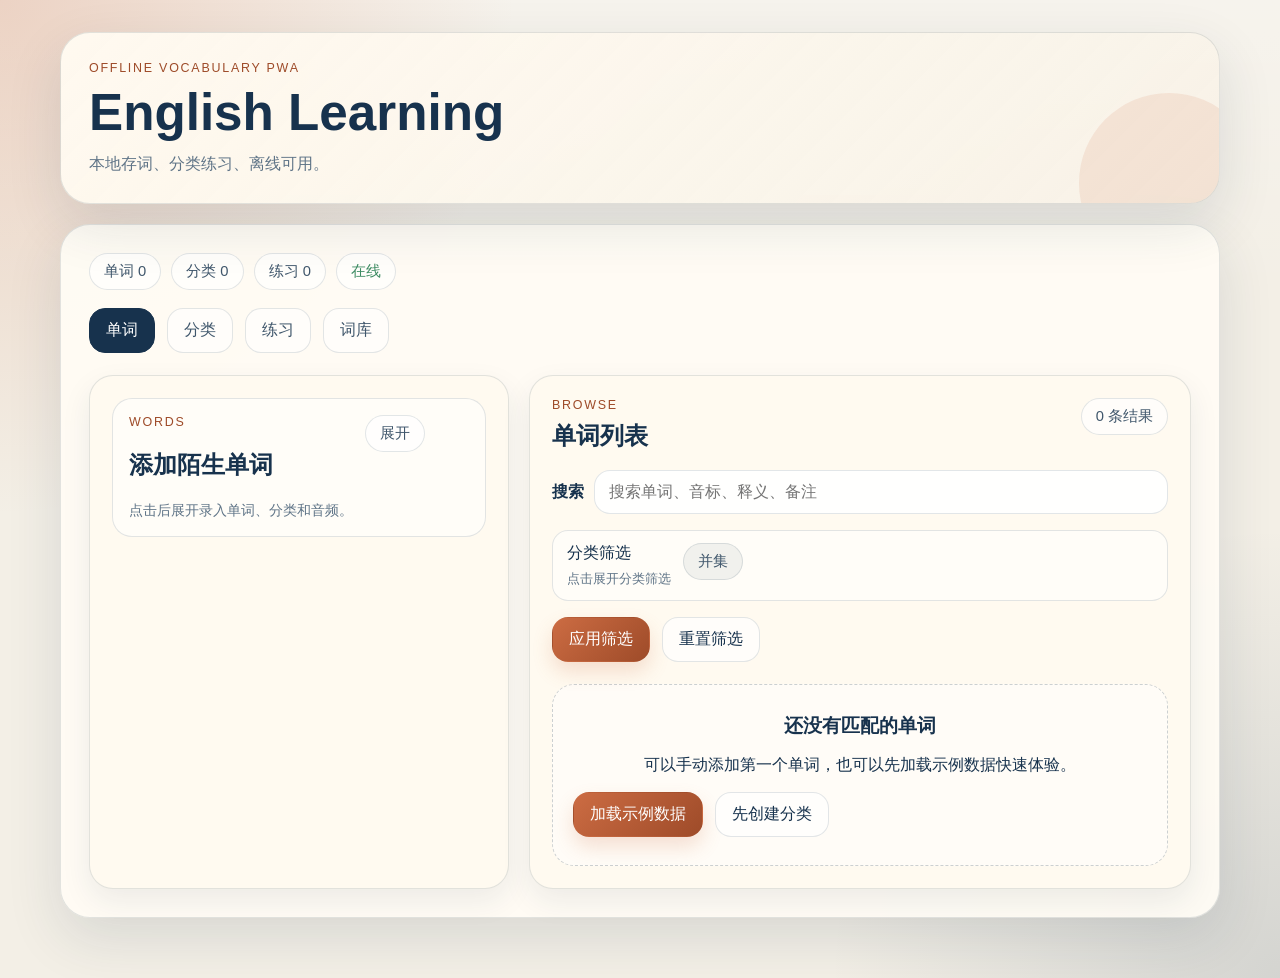
<file: index.html>
<!DOCTYPE html>
<html lang="zh-CN">
  <head>
    <meta charset="UTF-8" />
    <meta name="viewport" content="width=device-width, initial-scale=1.0, user-scalable=no" />
    <meta name="description" content="离线英文单词学习应用，支持多分类、拼写练习，以及 CSV + 音频 ZIP 词库导入导出。" />
    <meta name="application-name" content="English Learning Offline" />
    <meta name="mobile-web-app-capable" content="yes" />
    <meta name="apple-mobile-web-app-capable" content="yes" />
    <meta name="apple-mobile-web-app-title" content="EngWords" />
    <meta name="apple-mobile-web-app-status-bar-style" content="default" />
    <meta name="format-detection" content="telephone=no" />
    <meta name="theme-color" content="#17324d" />
    <title>English Learning Offline</title>
    <link rel="icon" href="assets/icons/icon.svg" type="image/svg+xml" />
    <link rel="icon" href="assets/icons/icon-192.png" type="image/png" sizes="192x192" />
    <link rel="icon" href="assets/icons/icon-512.png" type="image/png" sizes="512x512" />
    <link rel="apple-touch-icon" href="assets/icons/apple-touch-icon.png" sizes="180x180" />
    <link rel="manifest" href="manifest.webmanifest" />
    <link rel="stylesheet" href="styles/main.css" />
  </head>
  <body>
    <div class="app-shell">
      <header class="hero">
        <div>
          <p class="eyebrow">Offline Vocabulary PWA</p>
          <h1>English Learning</h1>
          <p class="subtitle">本地存词、分类练习、离线可用。</p>
        </div>
      </header>
      <main id="app" class="app-root" aria-live="polite"></main>
    </div>
    <script src="assets/vendor/jszip.min.js"></script>
    <script type="module" src="app.js"></script>
  </body>
  </html>
</file>
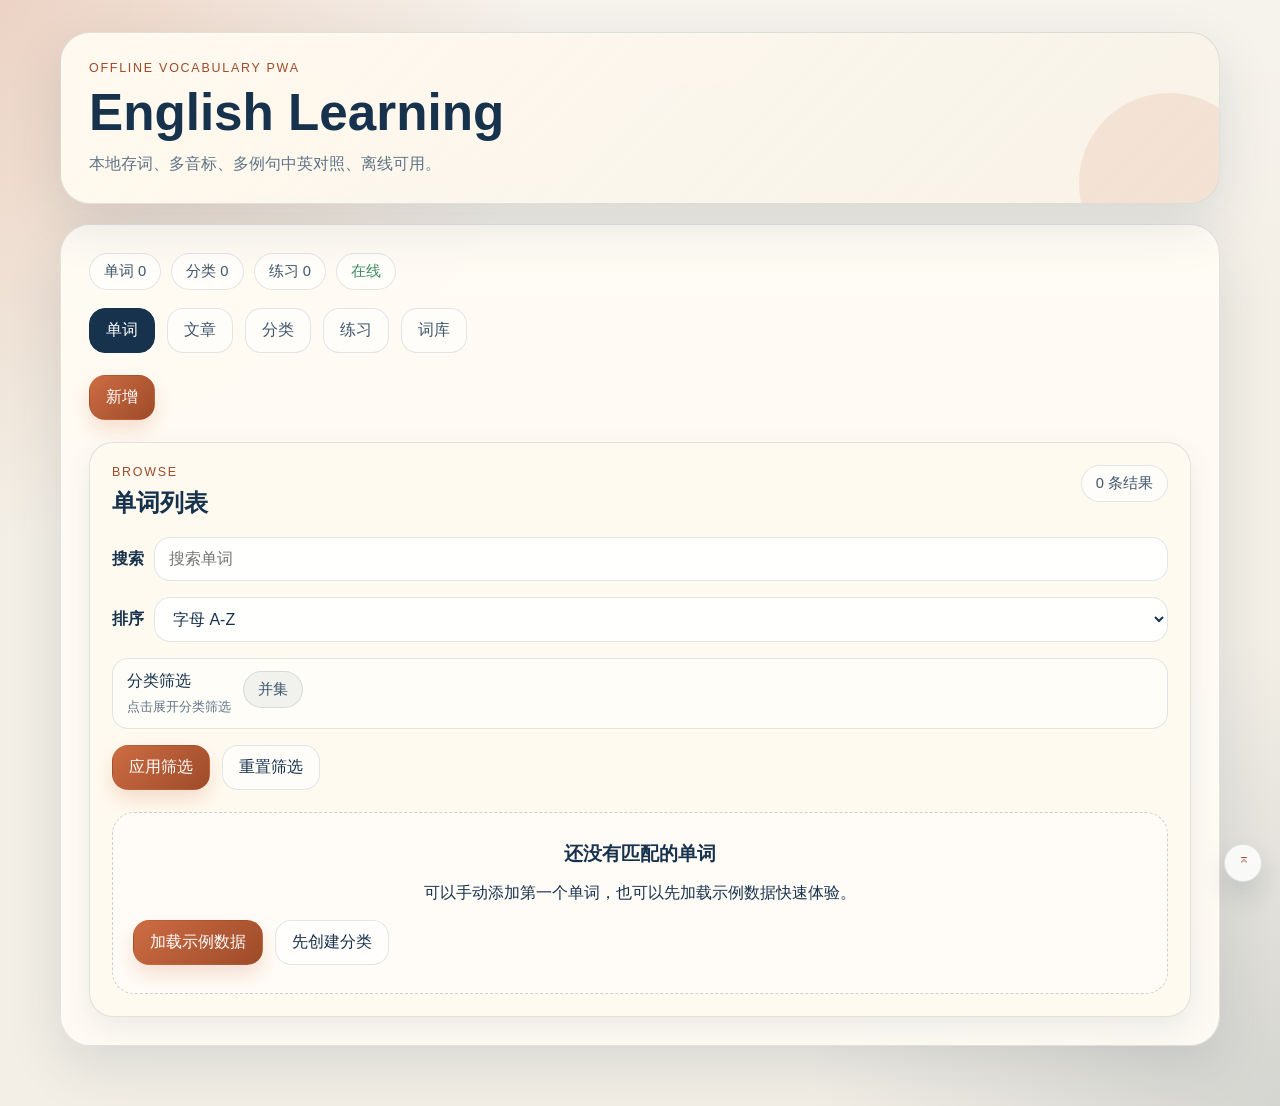
<file: docs/index.html>
<!DOCTYPE html>
<html lang="zh-CN">
  <head>
    <meta charset="UTF-8" />
    <meta name="viewport" content="width=device-width, initial-scale=1.0, user-scalable=no" />
    <meta name="description" content="离线英文单词学习应用，支持多音标、多例句中英对照、分类练习，以及 JSON + 音频 ZIP 词库导入导出。" />
    <meta name="application-name" content="English Learning Offline" />
    <meta name="mobile-web-app-capable" content="yes" />
    <meta name="apple-mobile-web-app-capable" content="yes" />
    <meta name="apple-mobile-web-app-title" content="EngWords" />
    <meta name="apple-mobile-web-app-status-bar-style" content="default" />
    <meta name="format-detection" content="telephone=no" />
    <meta name="theme-color" content="#17324d" />
    <title>English Learning Offline</title>
    <link rel="icon" href="assets/icons/icon.svg" type="image/svg+xml" />
    <link rel="icon" href="assets/icons/icon-192.png" type="image/png" sizes="192x192" />
    <link rel="icon" href="assets/icons/icon-512.png" type="image/png" sizes="512x512" />
    <link rel="apple-touch-icon" href="assets/icons/apple-touch-icon.png" sizes="180x180" />
    <link rel="manifest" href="manifest.webmanifest" />
    <link rel="stylesheet" href="styles/main.css" />
  </head>
  <body>
    <div class="app-shell">
      <header class="hero">
        <div>
          <p class="eyebrow">Offline Vocabulary PWA</p>
          <h1>English Learning</h1>
          <p class="subtitle">本地存词、多音标、多例句中英对照、离线可用。</p>
        </div>
      </header>
      <main id="app" class="app-root" aria-live="polite"></main>
    </div>
    <script src="assets/vendor/jszip.min.js"></script>
    <script type="module" src="app.js"></script>
  </body>
  </html>
</file>
<file: styles/main.css>
:root {
  color-scheme: light;
  --bg: #f3efe6;
  --surface: rgba(255, 252, 245, 0.94);
  --surface-strong: #fffaf0;
  --surface-soft: rgba(255, 255, 255, 0.65);
  --text: #17324d;
  --muted: #5f7487;
  --muted-strong: #3f566b;
  --accent: #cc6c43;
  --accent-strong: #9e4b29;
  --accent-soft: rgba(204, 108, 67, 0.12);
  --line: rgba(23, 50, 77, 0.12);
  --line-strong: rgba(23, 50, 77, 0.22);
  --success: #3e8c63;
  --warning: #a2632a;
  --error: #a73c41;
  --shadow: 0 20px 55px rgba(23, 50, 77, 0.12);
  --shadow-soft: 0 12px 30px rgba(23, 50, 77, 0.08);
  font-family: "Avenir Next", "PingFang SC", "Microsoft YaHei", sans-serif;
}

* {
  box-sizing: border-box;
}

html {
  scroll-behavior: smooth;
}

body {
  margin: 0;
  min-height: 100vh;
  background:
    radial-gradient(circle at top left, rgba(204, 108, 67, 0.24), transparent 32%),
    radial-gradient(circle at bottom right, rgba(23, 50, 77, 0.14), transparent 28%),
    linear-gradient(180deg, rgba(255, 255, 255, 0.28), transparent 30%),
    var(--bg);
  color: var(--text);
}

button,
input,
select,
textarea {
  font: inherit;
}

button {
  cursor: pointer;
}

button:disabled,
input:disabled,
textarea:disabled {
  cursor: not-allowed;
  opacity: 0.6;
}

.app-shell {
  max-width: 1200px;
  margin: 0 auto;
}

.hero {
  position: relative;
  overflow: hidden;
  padding: 20px;
  border: 1px solid var(--line);
  border-radius: 22px;
  background: linear-gradient(135deg, rgba(255, 250, 240, 0.98), rgba(248, 242, 231, 0.84));
  box-shadow: var(--shadow);
}

.hero::after {
  content: "";
  position: absolute;
  inset: auto -40px -70px auto;
  width: 180px;
  height: 180px;
  border-radius: 999px;
  background: rgba(204, 108, 67, 0.12);
}

.eyebrow {
  margin: 0 0 8px;
  color: var(--accent-strong);
  font-size: 0.78rem;
  letter-spacing: 0.14em;
  text-transform: uppercase;
}

.hero h1 {
  margin: 0;
  font-size: clamp(2.2rem, 4vw, 4rem);
}

.subtitle {
  margin: 12px 0 0;
  max-width: 42rem;
  color: var(--muted);
  font-size: 1rem;
}

.app-root {
  margin-top: 20px;
  padding: 20px;
  border-radius: 22px;
  border: 1px solid var(--line);
  background: var(--surface);
  box-shadow: var(--shadow);
  min-height: 440px;
}

.placeholder {
  display: grid;
  place-items: center;
  min-height: 280px;
  border: 1px dashed var(--line-strong);
  border-radius: 24px;
  color: var(--muted);
  background: rgba(255, 255, 255, 0.42);
  text-align: center;
}

.status-bar {
  display: flex;
  flex-wrap: wrap;
  gap: 10px;
  margin-bottom: 18px;
}

.status-pill,
.counter-pill {
  display: inline-flex;
  align-items: center;
  gap: 8px;
  padding: 8px 14px;
  border-radius: 999px;
  background: var(--surface-soft);
  border: 1px solid var(--line);
  color: var(--muted-strong);
  font-size: 0.92rem;
}

.status-pill--online {
  color: var(--success);
}

.status-pill--offline {
  color: var(--warning);
}

.notice {
  margin-bottom: 18px;
  padding: 14px 16px;
  border-radius: 18px;
  border: 1px solid transparent;
}

.notice--info {
  background: rgba(23, 50, 77, 0.08);
  border-color: rgba(23, 50, 77, 0.1);
}

.notice--success {
  background: rgba(62, 140, 99, 0.1);
  border-color: rgba(62, 140, 99, 0.18);
  color: var(--success);
}

.notice--error {
  background: rgba(167, 60, 65, 0.1);
  border-color: rgba(167, 60, 65, 0.16);
  color: var(--error);
}

.tab-row {
  display: grid;
  grid-template-columns: repeat(4, minmax(0, 1fr));
  gap: 10px;
  margin-bottom: 22px;
}

.tab-row .tab-button {
  min-width: 0;
  padding-inline: 8px;
  font-size: 0.92rem;
}

.tab-button,
.primary-button,
.ghost-button,
.danger-button {
  display: inline-flex;
  align-items: center;
  justify-content: center;
  border-radius: 16px;
  border: 1px solid transparent;
  padding: 11px 16px;
  transition: transform 140ms ease, border-color 140ms ease, background 140ms ease;
}

.tab-button:hover,
.primary-button:hover,
.ghost-button:hover,
.danger-button:hover {
  transform: translateY(-1px);
}

.tab-button {
  background: rgba(255, 255, 255, 0.56);
  border-color: var(--line);
  color: var(--muted-strong);
}

.tab-button--active {
  background: var(--text);
  color: #fff;
  border-color: var(--text);
}

.primary-button {
  background: linear-gradient(135deg, var(--accent), var(--accent-strong));
  color: #fff;
  box-shadow: 0 10px 20px rgba(204, 108, 67, 0.2);
}

.ghost-button {
  background: rgba(255, 255, 255, 0.66);
  border-color: var(--line);
  color: var(--text);
}

.danger-button {
  background: rgba(167, 60, 65, 0.1);
  border-color: rgba(167, 60, 65, 0.16);
  color: var(--error);
}

.view-stack {
  display: grid;
  gap: 22px;
}

.section-grid {
  display: grid;
  grid-template-columns: 1fr;
  gap: 16px;
}

.section-grid--wide {
  grid-template-columns: 1fr;
}

.panel {
  padding: 0;
  border: 0;
  border-radius: 0;
  background: transparent;
  box-shadow: none;
}

.section-heading {
  display: flex;
  flex-direction: column;
  align-items: stretch;
  justify-content: space-between;
  gap: 12px;
  margin-bottom: 18px;
}

.section-heading--inline-mobile {
  flex-direction: row;
  align-items: center;
}

.section-heading h2,
.group-block__header h3,
.question-panel h3,
.empty-state h3 {
  margin: 0;
}

.form-stack {
  display: grid;
  gap: 16px;
}

.compact-form {
  margin-bottom: 22px;
}

.form-grid {
  display: grid;
  grid-template-columns: 1fr;
  gap: 14px;
}

.form-grid--audio {
  align-items: end;
}

.field {
  display: grid;
  gap: 8px;
}

.field--inline-control {
  grid-template-columns: auto minmax(0, 1fr);
  align-items: center;
  column-gap: 10px;
}

.field--inline-control > span {
  white-space: nowrap;
}

.field--inline-control > small {
  grid-column: 1 / -1;
}

.field span,
.field-title span {
  font-weight: 600;
}

.field input,
.field select,
.field textarea {
  width: 100%;
  border-radius: 16px;
  border: 1px solid var(--line);
  padding: 12px 14px;
  background: rgba(255, 255, 255, 0.9);
  color: var(--text);
}

.field input:focus,
.field textarea:focus {
  outline: 2px solid rgba(204, 108, 67, 0.26);
  border-color: rgba(204, 108, 67, 0.42);
}

.field-title {
  display: flex;
  flex-wrap: wrap;
  justify-content: space-between;
  gap: 8px;
}

.field-title small,
.help-text,
.tiny-meta,
.empty-inline,
.subtitle,
.supporting-text,
.history-item span,
.item-card__meaning,
.group-block__header span,
.stat-card span {
  color: var(--muted);
}

.selector-grid {
  display: grid;
  grid-template-columns: 1fr;
  gap: 10px;
}

.selector-grid--compact {
  gap: 8px;
}

.check-chip {
  display: grid;
  gap: 5px;
  padding: 12px 14px;
  border-radius: 18px;
  border: 1px solid var(--line);
  background: rgba(255, 255, 255, 0.72);
}

.check-chip--inline {
  grid-template-columns: auto minmax(0, 1fr);
  align-items: center;
  gap: 10px;
}

.check-chip__content--inline {
  display: flex;
  align-items: center;
  gap: 8px;
  min-width: 0;
  flex-wrap: wrap;
}

.check-chip--compact {
  grid-template-columns: auto 1fr;
  align-items: center;
  gap: 10px;
  padding: 10px 12px;
  border-radius: 14px;
}

.check-chip input {
  width: 18px;
  height: 18px;
  margin: 0;
  accent-color: var(--accent);
}

.check-chip span {
  font-weight: 600;
}

.check-chip small {
  color: var(--muted);
}

.check-chip--compact span {
  font-size: 0.95rem;
  font-weight: 500;
}

.inline-check {
  display: inline-flex;
  align-items: center;
  gap: 10px;
  min-height: 48px;
  padding: 12px 14px;
  border-radius: 16px;
  border: 1px solid var(--line);
  background: rgba(255, 255, 255, 0.7);
}

.inline-check--muted {
  color: var(--muted);
}

.inline-check input {
  width: 18px;
  height: 18px;
  margin: 0;
  accent-color: var(--accent);
}

.form-actions,
.inline-actions,
.tag-row,
.settings-stack {
  display: flex;
  flex-wrap: wrap;
  gap: 12px;
}

.tag-row {
  margin-top: 8px;
}

.form-actions,
.inline-actions {
  flex-direction: column;
  align-items: stretch;
}

.form-actions--inline-mobile {
  flex-direction: row;
  align-items: center;
}

.form-actions > button,
.inline-actions > button {
  width: 100%;
}

.form-actions--inline-mobile > button {
  width: calc(50% - 6px);
  min-width: 0;
}

.inline-actions--word-card {
  display: grid;
  grid-template-columns: repeat(3, minmax(0, 1fr));
  gap: 8px;
  width: 100%;
}

.inline-actions--word-card > button {
  width: 100%;
  min-width: 0;
  padding-inline: 10px;
}

.form-actions--toolbar {
  margin-bottom: 12px;
}

.help-text {
  margin: 0;
  max-width: 34rem;
}

.disclosure-panel {
  border: 1px solid var(--line);
  border-radius: 20px;
  background: rgba(255, 255, 255, 0.56);
}

.disclosure-panel[open] {
  background: rgba(255, 255, 255, 0.78);
}

.disclosure-panel--compact {
  border-radius: 16px;
}

.disclosure-toggle {
  display: flex;
  flex-direction: column;
  align-items: stretch;
  gap: 12px;
  padding: 16px;
  cursor: pointer;
  list-style: none;
}

.disclosure-toggle::-webkit-details-marker {
  display: none;
}

.disclosure-toggle--compact {
  padding: 12px 14px;
}

.disclosure-toggle small {
  display: block;
  margin-top: 6px;
  color: var(--muted);
}

.disclosure-panel__body {
  display: grid;
  gap: 14px;
  padding: 0 16px 16px;
}

.disclosure-panel__body--compact {
  padding: 0 14px 14px;
}

.counter-pill--soft {
  background: rgba(23, 50, 77, 0.06);
}

.import-preview {
  display: grid;
  gap: 12px;
  padding: 16px;
  border-radius: 18px;
  border: 1px solid var(--line);
  background: rgba(255, 255, 255, 0.72);
}

.import-preview--error {
  border-color: rgba(167, 60, 65, 0.22);
  background: rgba(167, 60, 65, 0.08);
}

.import-preview__header {
  display: flex;
  align-items: flex-start;
  justify-content: space-between;
  gap: 12px;
}

.import-preview__header strong {
  display: block;
  font-size: 1rem;
}

.import-preview__stats {
  display: flex;
  flex-wrap: wrap;
  gap: 10px;
}

.preview-stat {
  display: inline-flex;
  align-items: center;
  padding: 7px 12px;
  border-radius: 999px;
  border: 1px solid var(--line);
  background: rgba(255, 255, 255, 0.78);
  color: var(--muted-strong);
  font-size: 0.92rem;
}

.card-list {
  display: grid;
  gap: 14px;
}

.word-list-scroll-anchor {
  height: 1px;
  margin-top: -1px;
  scroll-margin-top: calc(env(safe-area-inset-top, 0px) + 18px);
}

.pagination-block {
  display: grid;
  gap: 12px;
  margin: 16px 0;
}

.pagination-block__meta {
  display: flex;
  flex-direction: column;
  align-items: stretch;
  gap: 10px;
}

.pagination-actions {
  display: grid;
  grid-template-columns: repeat(4, minmax(0, 1fr));
  gap: 10px;
}

.pagination-actions > button {
  width: 100%;
  min-width: 0;
  padding-inline: 8px;
}

.pagination-jump {
  display: grid;
  grid-template-columns: minmax(0, 1fr) auto;
  align-items: end;
  gap: 10px;
}

.pagination-jump__field {
  min-width: 0;
}

.pagination-jump__field > span {
  white-space: nowrap;
}

.pagination-jump__field input {
  width: 100%;
}

.pagination-jump > button,
.pagination-block__meta .counter-pill {
  width: auto;
}

.pagination-block__meta .counter-pill {
  justify-content: center;
}

.item-card {
  padding: 18px;
  border-radius: 20px;
  border: 1px solid var(--line);
  background: rgba(255, 255, 255, 0.72);
}

.item-card--compact {
  padding: 16px;
}

.item-card__header {
  display: flex;
  flex-direction: column;
  justify-content: space-between;
  align-items: stretch;
  gap: 14px;
}

.item-card__title {
  display: grid;
  gap: 6px;
}

.item-card__term-line {
  display: grid;
  gap: 6px;
}

.item-card__header h3,
.item-card__header h4 {
  margin: 0;
}

.item-card__phonetic {
  color: var(--accent-strong);
  font-size: 0.96rem;
  letter-spacing: 0.02em;
}

.item-card__meaning {
  margin: 6px 0 0;
}

.tag {
  display: inline-flex;
  align-items: center;
  padding: 7px 12px;
  border-radius: 999px;
  background: var(--accent-soft);
  color: var(--accent-strong);
  font-size: 0.92rem;
}

.tag-muted {
  background: rgba(23, 50, 77, 0.08);
  color: var(--muted-strong);
}

.supporting-text {
  margin: 10px 0 0;
}

.tiny-meta {
  margin: 12px 0 0;
  font-size: 0.9rem;
}

.empty-state {
  padding: 28px 20px;
  border-radius: 22px;
  border: 1px dashed var(--line-strong);
  background: rgba(255, 255, 255, 0.44);
  text-align: center;
}

.group-block {
  display: grid;
  gap: 14px;
}

.group-block__header {
  display: flex;
  align-items: center;
  justify-content: space-between;
  gap: 10px;
}

.question-panel {
  display: grid;
  gap: 16px;
  padding: 18px;
  border-radius: 20px;
  border: 1px solid var(--line);
  background: rgba(255, 255, 255, 0.72);
}

.question-panel__meta {
  display: flex;
  align-items: center;
  gap: 10px;
  overflow-x: auto;
  white-space: nowrap;
  color: var(--muted-strong);
}

.question-panel__meta::-webkit-scrollbar {
  display: none;
}

.question-panel__prompt {
  display: flex;
  align-items: flex-start;
  justify-content: space-between;
  gap: 12px;
}

.question-panel__prompt h3 {
  flex: 1 1 auto;
  min-width: 0;
}

.icon-button {
  display: inline-flex;
  align-items: center;
  justify-content: center;
  width: 38px;
  height: 38px;
  padding: 0;
  border-radius: 999px;
  border: 1px solid var(--line);
  background: rgba(255, 255, 255, 0.82);
  color: var(--accent-strong);
  flex: 0 0 auto;
}

.icon-button--audio {
  margin-top: 2px;
}

.audio-icon {
  display: block;
  width: 0;
  height: 0;
  margin-left: 3px;
  border-top: 7px solid transparent;
  border-bottom: 7px solid transparent;
  border-left: 11px solid currentColor;
}

.icon-button:disabled {
  background: rgba(255, 255, 255, 0.5);
  color: var(--muted);
}

.result-banner {
  padding: 18px;
  border-radius: 18px;
  border: 1px solid transparent;
}

.result-banner h3,
.result-banner p {
  margin: 0;
}

.result-banner p + p {
  margin-top: 8px;
}

.result-banner--success {
  background: rgba(62, 140, 99, 0.1);
  border-color: rgba(62, 140, 99, 0.18);
}

.result-banner--warning {
  background: rgba(162, 99, 42, 0.1);
  border-color: rgba(162, 99, 42, 0.18);
}

.stats-grid {
  display: grid;
  grid-template-columns: 1fr;
  gap: 12px;
  margin-bottom: 18px;
}

.stat-card {
  display: grid;
  gap: 6px;
  padding: 16px;
  border-radius: 18px;
  border: 1px solid var(--line);
  background: rgba(255, 255, 255, 0.74);
}

.stat-card strong {
  font-size: 1.35rem;
}

.stat-card--wide {
  grid-column: 1 / -1;
}

.history-list {
  display: grid;
  gap: 10px;
}

.history-item {
  display: flex;
  flex-direction: column;
  justify-content: space-between;
  gap: 12px;
  padding: 12px 14px;
  border-radius: 16px;
  border: 1px solid var(--line);
  background: rgba(255, 255, 255, 0.68);
}

.history-item--success {
  border-color: rgba(62, 140, 99, 0.18);
}

.history-item--error {
  border-color: rgba(167, 60, 65, 0.18);
}

.settings-stack {
  flex-direction: column;
  align-items: flex-start;
}

@media (min-width: 720px) {
  .app-shell {
    padding: 24px 18px 48px;
  }

  .hero,
  .app-root {
    padding: 22px;
    border-radius: 24px;
  }

  .panel {
    padding: 22px;
    border-radius: 24px;
    border: 1px solid var(--line);
    background: var(--surface-strong);
    box-shadow: var(--shadow-soft);
  }

  .tab-row {
    display: flex;
    flex-wrap: wrap;
    gap: 12px;
  }

  .tab-row .tab-button {
    width: auto;
    padding-inline: 16px;
    font-size: 1rem;
  }

  .form-grid {
    grid-template-columns: repeat(2, minmax(0, 1fr));
  }

  .selector-grid {
    grid-template-columns: repeat(auto-fill, minmax(150px, 1fr));
    gap: 12px;
  }

  .selector-grid--compact {
    grid-template-columns: repeat(auto-fill, minmax(116px, 1fr));
  }

  .form-actions,
  .inline-actions {
    flex-direction: row;
    align-items: center;
  }

  .form-actions > button,
  .inline-actions > button {
    width: auto;
  }

  .inline-actions--word-card {
    display: flex;
    width: auto;
    gap: 10px;
  }

  .inline-actions--word-card > button {
    width: auto;
    padding-inline: 16px;
  }

  .pagination-block__meta {
    flex-direction: row;
    align-items: center;
    justify-content: space-between;
  }

  .pagination-actions {
    grid-template-columns: repeat(4, minmax(0, 1fr));
  }

  .pagination-jump {
    grid-template-columns: minmax(180px, 220px) auto;
    justify-content: end;
  }

  .section-heading,
  .item-card__header,
  .question-panel__meta,
  .history-item,
  .import-preview__header,
  .disclosure-toggle {
    flex-direction: row;
    align-items: flex-start;
  }

  .item-card__term-line {
    display: flex;
    flex-wrap: wrap;
    align-items: baseline;
    gap: 12px;
  }

  .stats-grid {
    grid-template-columns: repeat(3, minmax(0, 1fr));
  }

  .history-item {
    justify-content: space-between;
  }
}

@media (min-width: 980px) {
  .app-shell {
    padding: 32px 20px 60px;
  }

  .hero {
    padding: 28px;
    border-radius: 30px;
  }

  .app-root {
    padding: 28px;
    border-radius: 30px;
    min-height: 520px;
  }

  .panel {
    padding: 22px;
  }

  .section-grid {
    grid-template-columns: minmax(280px, 360px) minmax(0, 1fr);
    gap: 20px;
  }

  .section-grid--wide {
    grid-template-columns: minmax(340px, 420px) minmax(0, 1fr);
  }
}
</file>
<file: docs/styles/main.css>
:root {
  color-scheme: light;
  --bg: #f3efe6;
  --surface: rgba(255, 252, 245, 0.94);
  --surface-strong: #fffaf0;
  --surface-soft: rgba(255, 255, 255, 0.65);
  --text: #17324d;
  --muted: #5f7487;
  --muted-strong: #3f566b;
  --accent: #cc6c43;
  --accent-strong: #9e4b29;
  --accent-soft: rgba(204, 108, 67, 0.12);
  --line: rgba(23, 50, 77, 0.12);
  --line-strong: rgba(23, 50, 77, 0.22);
  --success: #3e8c63;
  --warning: #a2632a;
  --error: #a73c41;
  --shadow: 0 20px 55px rgba(23, 50, 77, 0.12);
  --shadow-soft: 0 12px 30px rgba(23, 50, 77, 0.08);
  font-family: "Avenir Next", "PingFang SC", "Microsoft YaHei", sans-serif;
}

* {
  box-sizing: border-box;
}

.import-progress {
  padding: 16px;
  margin-bottom: 16px;
  border: 1px solid var(--line-strong);
  border-radius: 16px;
  background: var(--surface-strong);
}

.import-progress progress {
  display: block;
  width: 100%;
  height: 18px;
  accent-color: var(--accent);
}

html {
  scroll-behavior: smooth;
}

body {
  margin: 0;
  min-height: 100vh;
  background:
    radial-gradient(circle at top left, rgba(204, 108, 67, 0.24), transparent 32%),
    radial-gradient(circle at bottom right, rgba(23, 50, 77, 0.14), transparent 28%),
    linear-gradient(180deg, rgba(255, 255, 255, 0.28), transparent 30%),
    var(--bg);
  color: var(--text);
}

button,
input,
select,
textarea {
  font: inherit;
}

input[type="checkbox"] {
  appearance: auto;
  -webkit-appearance: checkbox;
  accent-color: var(--accent);
  inline-size: 18px;
  block-size: 18px;
  margin: 0;
}

button {
  cursor: pointer;
}

button:disabled,
input:disabled,
textarea:disabled {
  cursor: not-allowed;
  opacity: 0.6;
}

.app-shell {
  max-width: 1200px;
  margin: 0 auto;
}

.hero {
  position: relative;
  overflow: hidden;
  padding: 20px;
  border: 1px solid var(--line);
  border-radius: 22px;
  background: linear-gradient(135deg, rgba(255, 250, 240, 0.98), rgba(248, 242, 231, 0.84));
  box-shadow: var(--shadow);
}

.hero::after {
  content: "";
  position: absolute;
  inset: auto -40px -70px auto;
  width: 180px;
  height: 180px;
  border-radius: 999px;
  background: rgba(204, 108, 67, 0.12);
}

.tag-row--tight {
  margin-top: 0;
  gap: 8px;
}

.ghost-button--tiny {
  padding: 6px 10px;
  border-radius: 999px;
  font-size: 0.86rem;
}

.dynamic-list,
.editor-section-list,
.example-preview-list {
  display: grid;
  gap: 12px;
}

.example-preview-item {
  display: grid;
  gap: 8px;
}

.example-preview-item__english,
.example-preview-item__translation {
  margin: 0;
}

.example-preview-item__english {
  margin-top: 16px;
  line-height: 1.7;
}

.example-pair__english,
.example-pair__translation {
  margin: 0;
}

.example-pair__english {
  line-height: 1.7;
}

.example-word-token {
  border-radius: 8px;
  padding: 1px 2px;
  -webkit-touch-callout: none;
  user-select: none;
  cursor: pointer;
}

.word-hint-overlay {
  position: fixed;
  inset: 0;
  z-index: 45;
  background: transparent;
}

.word-hint-card {
  position: fixed;
  display: grid;
  gap: 14px;
  padding: 18px;
  border-radius: 22px;
  border: 1px solid var(--line);
  background: #fff;
  box-shadow: 0 18px 36px rgba(23, 50, 77, 0.18);
  transform: translateY(-100%);
}

.word-hint-card::after {
  content: "";
  position: absolute;
  left: var(--word-hint-arrow-left, 50%);
  bottom: -8px;
  width: 16px;
  height: 16px;
  background: #fff;
  border-right: 1px solid var(--line);
  border-bottom: 1px solid var(--line);
  transform: translateX(-50%) rotate(45deg);
}

.word-hint-card__header {
  display: grid;
  grid-template-columns: minmax(0, 1fr) auto;
  gap: 12px;
  align-items: start;
}

.word-hint-card__title-block {
  min-width: 0;
}

.word-hint-card__term,
.word-hint-card__phonetic,
.word-hint-card__meaning {
  margin: 0;
}

.word-hint-card__term {
  display: block;
  font-size: 1.15rem;
}

.word-hint-card__phonetic {
  margin-top: 6px;
  color: var(--accent-strong);
}

.word-hint-card__meaning {
  color: var(--text);
  line-height: 1.6;
}

.example-preview-item__play-button {
  flex: 0 0 auto;
}

.inline-audio-button,
.example-pair__play-button {
  display: inline-flex;
  width: 1.8rem;
  height: 1.8rem;
  min-height: 0;
  margin-top: 0;
  margin-inline-start: 1rem;
  padding: 0;
  color: var(--accent-strong);
  vertical-align: middle;
}

.inline-input-row {
  display: grid;
  grid-template-columns: minmax(0, 1fr) auto;
  gap: 10px;
  align-items: center;
}

.inline-input-row > button {
  width: auto;
  white-space: nowrap;
}

.nested-editor-card,
.example-pair {
  display: grid;
  gap: 10px;
  padding: 14px;
  border-radius: 18px;
  border: 1px solid var(--line);
  background: rgba(255, 255, 255, 0.68);
}

.example-pair__header {
  display: flex;
  flex-wrap: wrap;
  align-items: center;
  justify-content: space-between;
  gap: 10px;
}

.tag-outline {
  background: rgba(23, 50, 77, 0.06);
  color: var(--muted-strong);
  border: 1px solid var(--line);
}

.eyebrow {
  margin: 0 0 8px;
  color: var(--accent-strong);
  font-size: 0.78rem;
  letter-spacing: 0.14em;
  text-transform: uppercase;
}

.hero h1 {
  margin: 0;
  font-size: clamp(2.2rem, 4vw, 4rem);
}

.subtitle {
  margin: 12px 0 0;
  max-width: 42rem;
  color: var(--muted);
  font-size: 1rem;
}

.app-root {
  margin-top: 20px;
  padding: 20px;
  border-radius: 22px;
  border: 1px solid var(--line);
  background: var(--surface);
  box-shadow: var(--shadow);
  min-height: 440px;
}

.placeholder {
  display: grid;
  place-items: center;
  min-height: 280px;
  border: 1px dashed var(--line-strong);
  border-radius: 24px;
  color: var(--muted);
  background: rgba(255, 255, 255, 0.42);
  text-align: center;
}

.status-bar {
  display: flex;
  flex-wrap: wrap;
  gap: 10px;
  margin-bottom: 18px;
}

.status-pill,
.counter-pill {
  display: inline-flex;
  align-items: center;
  gap: 8px;
  padding: 8px 14px;
  border-radius: 999px;
  background: var(--surface-soft);
  border: 1px solid var(--line);
  color: var(--muted-strong);
  font-size: 0.92rem;
}

.status-pill--online {
  color: var(--success);
}

.status-pill--offline {
  color: var(--warning);
}

.notice-layer {
  position: fixed;
  top: calc(env(safe-area-inset-top, 0px) + 14px);
  left: 50%;
  z-index: 40;
  width: min(560px, calc(100vw - 24px));
  transform: translateX(-50%);
  pointer-events: none;
}

.notice {
  display: flex;
  align-items: flex-start;
  justify-content: space-between;
  gap: 12px;
  padding: 14px 16px;
  border-radius: 18px;
  border: 1px solid transparent;
  box-shadow: 0 14px 28px rgba(23, 50, 77, 0.14);
  pointer-events: auto;
}

.notice__body {
  min-width: 0;
  flex: 1 1 auto;
}

.notice__text {
  margin: 0;
}

.notice__close {
  flex: 0 0 auto;
}

.notice--info {
  background: #ecedf1;
  border-color: #e8ebed;
}

.notice--success {
  background: #ecf4ef;
  border-color: #dcebe3;
  color: var(--success);
}

.notice--error {
  background: #f6ecec;
  border-color: #f1e0e1;
  color: var(--error);
}

.scroll-top-button {
  position: fixed;
  right: calc(env(safe-area-inset-right, 0px) + 18px);
  bottom: calc(env(safe-area-inset-bottom, 0px) + 18px);
  z-index: 35;
  width: 44px;
  height: 44px;
  border-color: rgba(204, 108, 67, 0.16);
  background: rgba(255, 255, 255, 0.96);
  box-shadow: 0 14px 28px rgba(23, 50, 77, 0.14);
}

.scroll-top-button__icon {
  font-size: 1.1rem;
  line-height: 1;
}

.tab-row {
  display: grid;
  grid-template-columns: repeat(5, minmax(0, 1fr));
  gap: 10px;
  margin-bottom: 22px;
}

.article-section-nav {
  display: flex;
  gap: 8px;
}

.article-section-nav .tab-button {
  flex: 1;
  max-width: 180px;
}

.section-heading.article-list-heading {
  flex-direction: row;
  align-items: center;
  flex-wrap: wrap;
}

.article-count {
  display: inline-block;
  margin-left: 8px;
  font-size: 0.9rem;
  font-weight: normal;
  color: var(--muted);
}

.article-list {
  list-style: none;
  padding: 0;
  display: grid;
  gap: 12px;
}

.article-list li {
  display: flex;
  align-items: center;
  gap: 12px;
}

.article-title {
  text-align: left;
  overflow-wrap: anywhere;
}

.article-sentences {
  display: grid;
  gap: 14px;
  margin-top: 20px;
}

.article-sentence {
  padding: 14px;
  border: 1px solid var(--line);
  border-radius: 14px;
  overflow-wrap: anywhere;
}

.article-sentence.is-playing {
  background: var(--accent-soft);
  border-color: var(--accent);
}

.article-english {
  font-size: 1.1rem;
  line-height: 1.9;
  margin: 0;
}

.article-chinese {
  line-height: 1.7;
  color: var(--muted-strong);
  margin: 8px 0 0;
}

.article-number {
  color: var(--muted);
}

.tab-row .tab-button {
  min-width: 0;
  padding-inline: 8px;
  font-size: 0.92rem;
}

.tab-button,
.primary-button,
.ghost-button,
.danger-button {
  display: inline-flex;
  align-items: center;
  justify-content: center;
  border-radius: 16px;
  border: 1px solid transparent;
  padding: 11px 16px;
  transition: transform 140ms ease, border-color 140ms ease, background 140ms ease;
}

.tab-button:hover,
.primary-button:hover,
.ghost-button:hover,
.danger-button:hover {
  transform: translateY(-1px);
}

.tab-button {
  background: rgba(255, 255, 255, 0.56);
  border-color: var(--line);
  color: var(--muted-strong);
}

.counter-pill--toggle {
  justify-content: center;
  text-align: center;
  min-width: 88px;
}

.tab-button--active {
  background: var(--text);
  color: #fff;
  border-color: var(--text);
}

.primary-button {
  background: linear-gradient(135deg, var(--accent), var(--accent-strong));
  color: #fff;
  box-shadow: 0 10px 20px rgba(204, 108, 67, 0.2);
}

.ghost-button {
  background: rgba(255, 255, 255, 0.66);
  border-color: var(--line);
  color: var(--text);
}

.settings-template-button {
  user-select: none;
  -webkit-user-select: none;
  -webkit-touch-callout: none;
}

.danger-button {
  background: rgba(167, 60, 65, 0.1);
  border-color: rgba(167, 60, 65, 0.16);
  color: var(--error);
}

.view-stack {
  display: grid;
  gap: 22px;
}

.section-grid {
  display: grid;
  grid-template-columns: 1fr;
  gap: 16px;
}

.section-grid--wide {
  grid-template-columns: 1fr;
}

.panel {
  padding: 0;
  border: 0;
  border-radius: 0;
  background: transparent;
  box-shadow: none;
}

.section-heading {
  display: flex;
  flex-direction: column;
  align-items: stretch;
  justify-content: space-between;
  gap: 12px;
  margin-bottom: 18px;
}

.section-heading--inline-mobile {
  flex-direction: row;
  align-items: center;
}

.section-heading h2,
.question-panel h3,
.empty-state h3 {
  margin: 0;
}

.form-stack {
  display: grid;
  gap: 16px;
}

.compact-form {
  margin-bottom: 22px;
}

.form-grid {
  display: grid;
  grid-template-columns: 1fr;
  gap: 14px;
}

.form-grid--audio {
  align-items: end;
}

.field {
  display: grid;
  gap: 8px;
}

.field--inline-control {
  grid-template-columns: auto minmax(0, 1fr);
  align-items: center;
  column-gap: 10px;
}

.field--inline-control > span {
  white-space: nowrap;
}

.field--inline-control > small {
  grid-column: 1 / -1;
}

.field span,
.field-title span {
  font-weight: 600;
}

.field input:not([type="checkbox"]),
.field select,
.field textarea {
  width: 100%;
  border-radius: 16px;
  border: 1px solid var(--line);
  padding: 12px 14px;
  background: rgba(255, 255, 255, 0.9);
  color: var(--text);
}

.field input:not([type="checkbox"]):focus,
.field textarea:focus {
  outline: 2px solid rgba(204, 108, 67, 0.26);
  border-color: rgba(204, 108, 67, 0.42);
}

.field-title {
  display: flex;
  flex-wrap: wrap;
  justify-content: space-between;
  gap: 8px;
}

.field-title small,
.help-text,
.tiny-meta,
.empty-inline,
.subtitle,
.supporting-text,
.history-item span,
.item-card__meaning,
.stat-card span {
  color: var(--muted);
}

.selector-grid {
  display: grid;
  grid-template-columns: 1fr;
  gap: 10px;
}

.selector-grid--practice {
  grid-template-columns: repeat(2, minmax(0, 1fr));
  gap: 8px;
}

.selector-grid--editor {
  grid-template-columns: repeat(2, minmax(0, 1fr));
  gap: 8px;
}

.selector-grid--practice .check-chip {
  min-width: 0;
  padding: 10px 12px;
}

.selector-grid--editor .check-chip {
  min-width: 0;
  padding: 10px 12px;
}

.selector-grid--practice .check-chip__content--single-line span,
.selector-grid--editor .check-chip__content--single-line span,
.selector-grid--compact .check-chip__content--single-line span {
  white-space: normal;
  overflow-wrap: anywhere;
  word-break: break-word;
  font-size: 0.8rem;
  font-weight: 400;
  line-height: 1.35;
}

.selector-grid--compact {
  grid-template-columns: repeat(2, minmax(0, 1fr));
  gap: 8px;
}

.selector-grid--compact .check-chip {
  min-width: 0;
}

.check-chip {
  display: grid;
  gap: 5px;
  padding: 12px 14px;
  border-radius: 18px;
  border: 1px solid var(--line);
  background: rgba(255, 255, 255, 0.72);
}

.check-chip--inline {
  grid-template-columns: auto minmax(0, 1fr);
  align-items: center;
  gap: 10px;
}

.check-chip__content--inline {
  display: flex;
  align-items: center;
  gap: 8px;
  min-width: 0;
  flex-wrap: wrap;
}

.check-chip__content--single-line {
  display: grid;
  grid-template-columns: minmax(0, 1fr) auto;
  align-items: center;
  gap: 8px;
  min-width: 0;
}

.check-chip__content--single-line span,
.check-chip__content--single-line small {
  white-space: nowrap;
}

.check-chip--compact {
  grid-template-columns: auto 1fr;
  align-items: center;
  gap: 10px;
  padding: 10px 12px;
  border-radius: 14px;
}

.check-chip span {
  font-weight: 600;
}

.check-chip small {
  color: var(--muted);
}

.check-chip--compact span {
  font-size: 0.95rem;
  font-weight: 500;
}

.inline-check {
  display: inline-flex;
  align-items: center;
  gap: 10px;
  min-height: 48px;
  padding: 12px 14px;
  border-radius: 16px;
  border: 1px solid var(--line);
  background: rgba(255, 255, 255, 0.7);
}

.inline-check--muted {
  color: var(--muted);
}

.form-actions,
.inline-actions,
.tag-row,
.settings-stack {
  display: flex;
  flex-wrap: wrap;
  gap: 12px;
}

.tag-row {
  margin-top: 8px;
}

.form-actions,
.inline-actions {
  flex-direction: column;
  align-items: stretch;
}

.form-actions--inline-mobile {
  flex-direction: row;
  align-items: center;
}

.form-actions--triple-mobile {
  flex-direction: row;
  align-items: center;
}

.inline-actions--compact-row {
  flex-direction: row;
  align-items: center;
}

.form-actions > button,
.inline-actions > button {
  width: 100%;
}

.form-actions--inline-mobile > button {
  width: calc(50% - 6px);
  min-width: 0;
}

.form-actions--triple-mobile > button {
  flex: 1 1 0;
  width: auto;
  min-width: 0;
}

.inline-actions--compact-row > button {
  width: calc(50% - 6px);
  min-width: 0;
}

.inline-actions--word-card {
  display: grid;
  grid-template-columns: repeat(3, minmax(0, 1fr));
  gap: 8px;
  width: 100%;
}

.inline-actions--word-card > button {
  width: 100%;
  min-width: 0;
  padding-inline: 10px;
}

.form-actions--toolbar {
  margin-bottom: 12px;
}

.help-text {
  margin: 0;
  max-width: 34rem;
}

.disclosure-panel {
  border: 1px solid var(--line);
  border-radius: 20px;
  background: rgba(255, 255, 255, 0.56);
}

.disclosure-panel[open] {
  background: rgba(255, 255, 255, 0.78);
}

.disclosure-panel--compact {
  border-radius: 16px;
}

.disclosure-toggle {
  display: flex;
  flex-direction: column;
  align-items: stretch;
  gap: 12px;
  padding: 16px;
  cursor: pointer;
  list-style: none;
}

.disclosure-toggle::-webkit-details-marker {
  display: none;
}

.disclosure-toggle--compact {
  padding: 12px 14px;
}

.disclosure-toggle small {
  display: block;
  margin-top: 6px;
  color: var(--muted);
}

.disclosure-panel__body {
  display: grid;
  gap: 14px;
  padding: 0 16px 16px;
}

.disclosure-panel__body--compact {
  padding: 0 14px 14px;
}

.counter-pill--soft {
  background: rgba(23, 50, 77, 0.06);
}

.import-preview {
  display: grid;
  gap: 12px;
  padding: 16px;
  border-radius: 18px;
  border: 1px solid var(--line);
  background: rgba(255, 255, 255, 0.72);
}

.import-preview--error {
  border-color: rgba(167, 60, 65, 0.22);
  background: rgba(167, 60, 65, 0.08);
}

.import-preview__header {
  display: flex;
  align-items: flex-start;
  justify-content: space-between;
  gap: 12px;
}

.import-preview__header strong {
  display: block;
  font-size: 1rem;
}

.import-preview__stats {
  display: flex;
  flex-wrap: wrap;
  gap: 10px;
}

.preview-stat {
  display: inline-flex;
  align-items: center;
  padding: 7px 12px;
  border-radius: 999px;
  border: 1px solid var(--line);
  background: rgba(255, 255, 255, 0.78);
  color: var(--muted-strong);
  font-size: 0.92rem;
}

.card-list {
  display: grid;
  gap: 14px;
}

.word-card-swipe {
  overflow-x: auto;
  border-radius: 20px;
  scroll-snap-type: x mandatory;
  overscroll-behavior-x: contain;
  scrollbar-width: none;
}

.word-card-swipe::-webkit-scrollbar {
  display: none;
}

.word-card-swipe__track {
  display: grid;
  grid-template-columns: minmax(0, 100%) 96px;
  width: calc(100% + 96px);
  align-items: stretch;
}

.word-card-swipe__actions {
  display: grid;
  grid-template-rows: repeat(2, minmax(0, 1fr));
  gap: 8px;
  padding-left: 8px;
  scroll-snap-align: end;
}

.word-card-swipe__actions > button {
  width: 100%;
  min-width: 0;
  height: 100%;
  padding-inline: 10px;
}

.word-list-scroll-anchor {
  height: 1px;
  margin-top: -1px;
  scroll-margin-top: calc(env(safe-area-inset-top, 0px) + 18px);
}

.word-editor-scroll-anchor {
  height: 1px;
  margin-top: -1px;
  scroll-margin-top: calc(env(safe-area-inset-top, 0px) + 18px);
}

.pagination-block {
  display: grid;
  gap: 12px;
  margin: 16px 0;
}

.pagination-block__meta {
  display: flex;
  flex-direction: column;
  align-items: stretch;
  gap: 10px;
}

.pagination-actions {
  display: grid;
  grid-template-columns: repeat(4, minmax(0, 1fr));
  gap: 10px;
}

.pagination-actions > button {
  width: 100%;
  min-width: 0;
  padding-inline: 8px;
}

.pagination-jump {
  display: grid;
  grid-template-columns: minmax(0, 1fr) auto;
  align-items: end;
  gap: 10px;
}

.pagination-jump__field {
  min-width: 0;
}

.pagination-jump__field > span {
  white-space: nowrap;
}

.pagination-jump__field input {
  width: 100%;
}

.pagination-jump > button,
.pagination-block__meta .counter-pill {
  width: auto;
}

.pagination-block__meta .counter-pill {
  justify-content: center;
}

.item-card {
  padding: 18px;
  border-radius: 20px;
  border: 1px solid var(--line);
  background: rgba(255, 255, 255, 0.72);
}

.item-card--word {
  min-width: 0;
  scroll-snap-align: start;
}

.item-card--compact {
  padding: 16px;
}

.item-card__header {
  display: flex;
  flex-direction: column;
  justify-content: space-between;
  align-items: stretch;
  gap: 14px;
}

.item-card__title {
  display: grid;
  gap: 6px;
}

.item-card__term-row {
  display: grid;
  grid-template-columns: minmax(0, 1fr) auto;
  align-items: start;
  gap: 12px;
}

.item-card__term-row--single {
  grid-template-columns: minmax(0, 1fr);
  gap: 0;
}

.item-card__term-line {
  display: grid;
  gap: 6px;
  min-width: 0;
}

.item-card__phonetic-row {
  display: inline-flex;
  align-items: center;
  gap: 6px;
  min-width: 0;
}

.item-card__term-actions {
  display: inline-flex;
  align-items: center;
  gap: 8px;
}

.item-card__header h3,
.item-card__header h4 {
  margin: 0;
}

.item-card__phonetic {
  margin: 0;
  color: var(--accent-strong);
  font-size: 0.96rem;
  letter-spacing: 0.02em;
}

.favorite-inline-button {
  display: inline-flex;
  align-items: center;
  justify-content: center;
  padding: 0;
  margin: 0;
  border: none;
  background: transparent;
  color: var(--muted-strong);
  line-height: 1;
}

.favorite-inline-button--active {
  color: var(--accent-strong);
}

.favorite-inline-button .favorite-icon {
  font-size: 0.95rem;
}

.favorite-inline-button:disabled {
  color: var(--muted);
}

.item-card__meaning {
  margin: 6px 0 0;
}

.item-card__play-button {
  margin-top: 0;
}

.tag {
  display: inline-flex;
  align-items: center;
  padding: 7px 12px;
  border-radius: 999px;
  background: var(--accent-soft);
  color: var(--accent-strong);
  font-size: 0.92rem;
}

.tag-muted {
  background: rgba(23, 50, 77, 0.08);
  color: var(--muted-strong);
}

.supporting-text {
  margin: 10px 0 0;
}

.example-preview-item__translation.supporting-text {
  margin-top: 0;
}

.tiny-meta {
  margin: 12px 0 0;
  font-size: 0.9rem;
}

.empty-state {
  padding: 28px 20px;
  border-radius: 22px;
  border: 1px dashed var(--line-strong);
  background: rgba(255, 255, 255, 0.44);
  text-align: center;
}

.question-panel {
  display: grid;
  gap: 16px;
  padding: 18px;
  border-radius: 20px;
  border: 1px solid var(--line);
  background: rgba(255, 255, 255, 0.72);
}

.question-panel__meta {
  display: flex;
  align-items: center;
  gap: 10px;
  overflow-x: auto;
  white-space: nowrap;
  color: var(--muted-strong);
}

.question-panel__meta::-webkit-scrollbar {
  display: none;
}

.question-panel__prompt {
  display: flex;
  align-items: flex-start;
  justify-content: space-between;
  gap: 12px;
}

.question-panel__prompt h3 {
  flex: 1 1 auto;
  min-width: 0;
}

.icon-button {
  display: inline-flex;
  align-items: center;
  justify-content: center;
  width: 38px;
  height: 38px;
  padding: 0;
  border-radius: 999px;
  border: 1px solid var(--line);
  background: rgba(255, 255, 255, 0.82);
  color: var(--accent-strong);
  flex: 0 0 auto;
}

.icon-button--audio {
  margin-top: 2px;
}

.icon-button--favorite {
  color: var(--muted-strong);
}

.icon-button--favorite.icon-button--active {
  background: var(--accent-soft);
  border-color: rgba(204, 108, 67, 0.22);
  color: var(--accent-strong);
}

.favorite-icon {
  font-size: 1.1rem;
  line-height: 1;
}

.audio-icon {
  display: block;
  position: relative;
  width: 15px;
  height: 15px;
}

.audio-icon__speaker,
.audio-icon__wave {
  position: absolute;
  display: block;
}

.audio-icon__speaker {
  left: -2px;
  top: 0px;
  width: 12px;
  height: 16px;
  background: currentColor;
  clip-path: polygon(0 36%, 30% 36%, 70% 0, 70% 100%, 30% 64%, 0 64%);
  border-radius: 1px;
}

.audio-icon__wave {
  border-top: 2px solid currentColor;
  border-right: 2px solid currentColor;
  border-radius: 0 999px 0 0;
  opacity: 0.72;
  transform: rotate(45deg);
}

.audio-icon__wave--small {
  top: 6px;
  right: 5px;
  width: 4px;
  height: 4px;
}

.audio-icon__wave--medium {
  top: 4px;
  right: 0;
  width: 8px;
  height: 8px;
}

.audio-icon__wave--large {
  top: 2px;
  right: -5px;
  width: 12px;
  height: 12px;
}

.icon-button--audio.inline-audio-button,
.icon-button--audio.example-pair__play-button {
  margin-top: 0;
  border: 0;
  background: transparent;
  box-shadow: none;
}

.icon-button--audio.is-playing .audio-icon__wave {
  opacity: 0;
  animation: audio-wave-sequence 1.05s linear infinite;
}

.icon-button--audio.is-playing .audio-icon__wave--medium {
  animation-delay: 0.18s;
}

.icon-button--audio.is-playing .audio-icon__wave--large {
  animation-delay: 0.36s;
}

.icon-button:disabled {
  background: rgba(255, 255, 255, 0.5);
  color: var(--muted);
}

.icon-button--audio.inline-audio-button:disabled,
.icon-button--audio.example-pair__play-button:disabled {
  background: transparent;
}

@keyframes audio-wave-sequence {
  0%,
  12% {
    opacity: 0;
  }

  18%,
  38% {
    opacity: 1;
  }

  44%,
  100% {
    opacity: 0;
  }
}

.result-banner {
  padding: 18px;
  border-radius: 18px;
  border: 1px solid transparent;
}

.result-banner h3,
.result-banner p {
  margin: 0;
}

.result-banner p + p {
  margin-top: 8px;
}

.result-banner--success {
  background: rgba(62, 140, 99, 0.1);
  border-color: rgba(62, 140, 99, 0.18);
}

.result-banner--warning {
  background: rgba(162, 99, 42, 0.1);
  border-color: rgba(162, 99, 42, 0.18);
}

.stats-grid {
  display: grid;
  grid-template-columns: 1fr;
  gap: 12px;
  margin-bottom: 18px;
}

.stat-card {
  display: grid;
  gap: 6px;
  padding: 16px;
  border-radius: 18px;
  border: 1px solid var(--line);
  background: rgba(255, 255, 255, 0.74);
}

.stat-card strong {
  font-size: 1.35rem;
}

.stat-card--wide {
  grid-column: 1 / -1;
}

.history-list {
  display: grid;
  gap: 10px;
}

.history-item {
  display: flex;
  align-items: flex-start;
  justify-content: space-between;
  gap: 12px;
  padding: 12px 14px;
  border-radius: 16px;
  border: 1px solid var(--line);
  background: rgba(255, 255, 255, 0.68);
}

.history-item__content {
  display: grid;
  flex: 1 1 auto;
  gap: 6px;
  min-width: 0;
}

.history-item__content .tiny-meta {
  margin-top: 0;
}

.history-item__aside {
  display: flex;
  flex: 0 0 auto;
  align-self: center;
  margin-left: auto;
}

.history-item__status {
  text-align: left;
  margin-top: 2px;
}

.history-item__aside .icon-button--favorite .favorite-icon {
  color: currentColor;
}

.history-item--success {
  border-color: rgba(62, 140, 99, 0.18);
}

.history-item--error {
  border-color: rgba(167, 60, 65, 0.18);
}

.settings-stack {
  flex-direction: column;
  align-items: flex-start;
}

@media (min-width: 720px) {
  .app-shell {
    padding: 24px 18px 48px;
  }

  .hero,
  .app-root {
    padding: 22px;
    border-radius: 24px;
  }

  .panel {
    padding: 22px;
    border-radius: 24px;
    border: 1px solid var(--line);
    background: var(--surface-strong);
    box-shadow: var(--shadow-soft);
  }

  .tab-row {
    display: flex;
    flex-wrap: wrap;
    gap: 12px;
  }

  .tab-row .tab-button {
    width: auto;
    padding-inline: 16px;
    font-size: 1rem;
  }

  .form-grid {
    grid-template-columns: repeat(2, minmax(0, 1fr));
  }

  .selector-grid {
    grid-template-columns: repeat(auto-fill, minmax(150px, 1fr));
    gap: 12px;
  }

  .selector-grid--practice {
    grid-template-columns: repeat(auto-fill, minmax(150px, 1fr));
    gap: 12px;
  }

  .selector-grid--editor {
    grid-template-columns: repeat(auto-fill, minmax(150px, 1fr));
    gap: 12px;
  }

  .selector-grid--compact {
    grid-template-columns: repeat(auto-fill, minmax(116px, 1fr));
  }

  .form-actions,
  .inline-actions {
    flex-direction: row;
    align-items: center;
  }

  .form-actions > button,
  .inline-actions > button {
    width: auto;
  }

  .inline-actions--word-card {
    display: flex;
    width: auto;
    gap: 10px;
  }

  .inline-actions--word-card > button {
    width: auto;
    padding-inline: 16px;
  }

  .word-card-swipe {
    overflow: visible;
  }

  .word-card-swipe__track {
    grid-template-columns: minmax(0, 1fr);
    width: auto;
    gap: 10px;
  }

  .word-card-swipe__actions {
    display: flex;
    flex-wrap: wrap;
    justify-content: flex-end;
    gap: 10px;
    align-self: stretch;
    padding-left: 0;
  }

  .word-card-swipe__actions > button {
    width: auto;
    height: auto;
    padding: 9px 16px;
    border-radius: 999px;
  }

  .pagination-block__meta {
    flex-direction: row;
    align-items: center;
    justify-content: space-between;
  }

  .pagination-actions {
    grid-template-columns: repeat(4, minmax(0, 1fr));
  }

  .pagination-jump {
    grid-template-columns: minmax(180px, 220px) auto;
    justify-content: end;
  }

  .section-heading,
  .item-card__header,
  .question-panel__meta,
  .history-item,
  .import-preview__header,
  .disclosure-toggle {
    flex-direction: row;
    align-items: flex-start;
  }

  .item-card__term-line {
    display: flex;
    flex-wrap: wrap;
    align-items: baseline;
    gap: 12px;
  }

  .item-card__term-row {
    align-items: flex-start;
  }

  .stats-grid {
    grid-template-columns: repeat(3, minmax(0, 1fr));
  }

  .history-item {
    justify-content: space-between;
  }

  .history-item__aside {
    align-self: center;
    justify-content: flex-end;
  }

  .history-item__status {
    text-align: left;
  }
}

@media (min-width: 980px) {
  .app-shell {
    padding: 32px 20px 60px;
  }

  .hero {
    padding: 28px;
    border-radius: 30px;
  }

  .app-root {
    padding: 28px;
    border-radius: 30px;
    min-height: 520px;
  }

  .panel {
    padding: 22px;
  }

  .section-grid {
    grid-template-columns: minmax(280px, 360px) minmax(0, 1fr);
    gap: 20px;
  }

  .section-grid--wide {
    grid-template-columns: minmax(340px, 420px) minmax(0, 1fr);
  }
}
</file>
